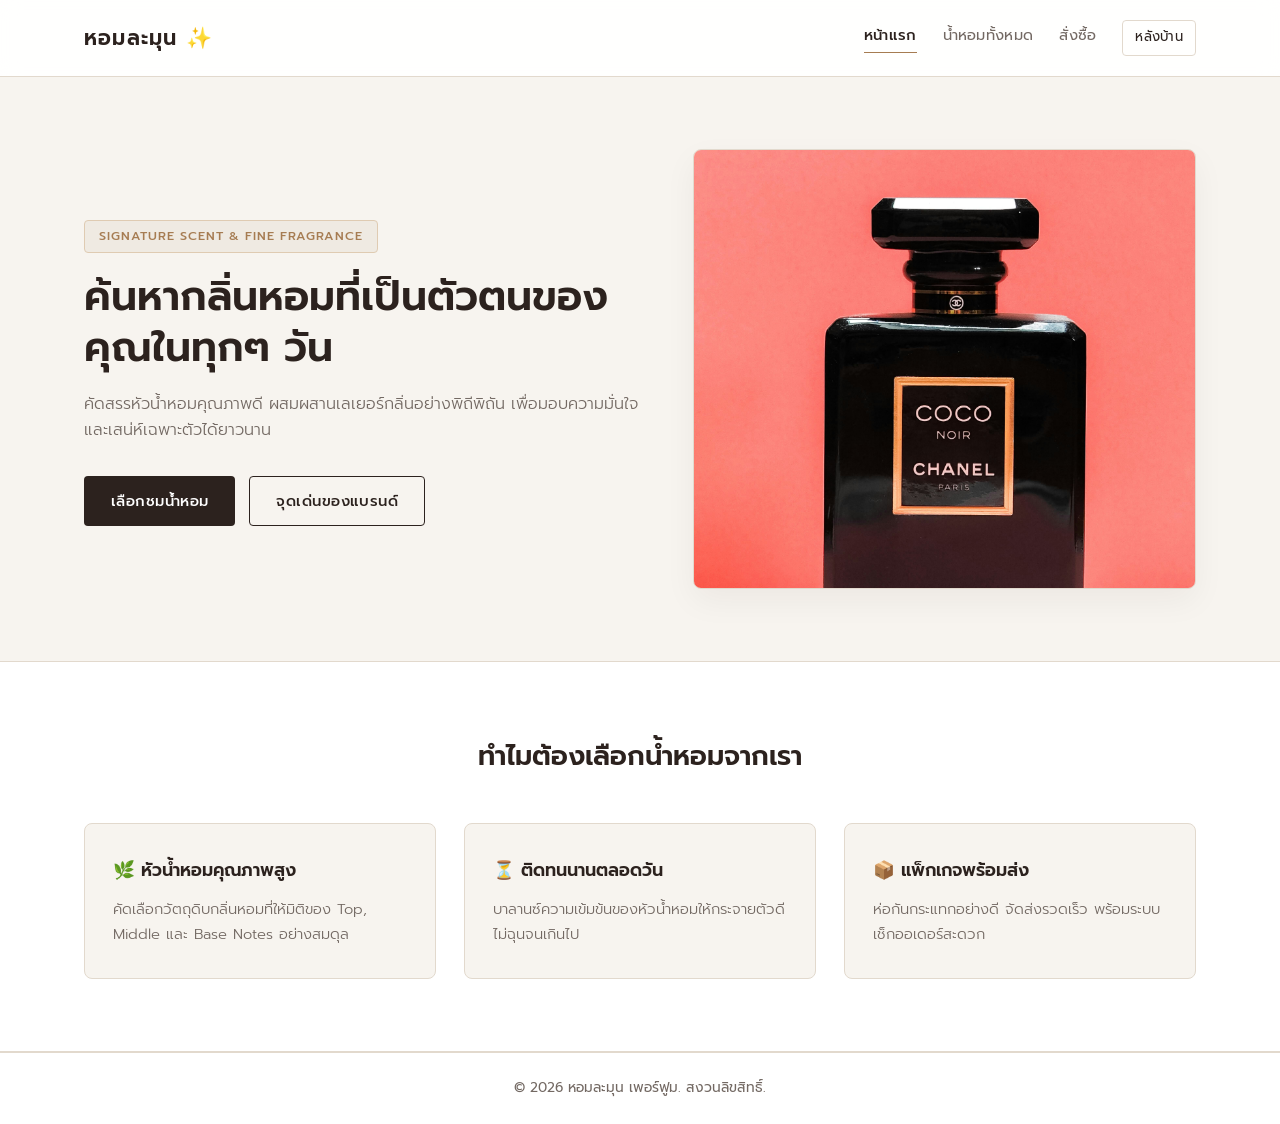
<file: index.html>
<!DOCTYPE html>
<html lang="th">
<head>
  <meta charset="UTF-8">
  <meta name="viewport" content="width=device-width, initial-scale=1.0">
  <title>หอมละมุน เพอร์ฟูม | ร้านน้ำหอมและกลิ่นหอมเฉพาะตัว</title>
  <link rel="stylesheet" href="style.css">
  <link href="https://fonts.googleapis.com/css2?family=Prompt:wght@300;400;500;600&display=swap" rel="stylesheet">
</head>
<body>
  <header class="navbar">
    <div class="container nav-content">
      <a href="index.html" class="logo">หอมละมุน ✨</a>
      <nav>
        <a href="index.html" class="active">หน้าแรก</a>
        <a href="product.html">น้ำหอมทั้งหมด</a>
        <a href="order.html">สั่งซื้อ</a>
        <a href="admin.html" class="admin-link">หลังบ้าน</a>
      </nav>
    </div>
  </header>

  <main>
    <section class="hero">
      <div class="container hero-grid">
        <div class="hero-text">
          <span class="badge">Signature Scent & Fine Fragrance</span>
          <h1>ค้นหากลิ่นหอมที่เป็นตัวตนของคุณในทุกๆ วัน</h1>
          <p>คัดสรรหัวน้ำหอมคุณภาพดี ผสมผสานเลเยอร์กลิ่นอย่างพิถีพิถัน เพื่อมอบความมั่นใจและเสน่ห์เฉพาะตัวได้ยาวนาน</p>
          <div class="hero-buttons">
            <a href="product.html" class="btn btn-primary">เลือกชมน้ำหอม</a>
            <a href="#scent-guide" class="btn btn-outline">จุดเด่นของแบรนด์</a>
          </div>
        </div>
        <div class="hero-image">
          <img src="images/perfume-banner.jpg" alt="ขวดน้ำหอมและบรรยากาศร้าน">
        </div>
      </div>
    </section>

    <section id="scent-guide" class="features">
      <div class="container">
        <h2 class="section-title">ทำไมต้องเลือกน้ำหอมจากเรา</h2>
        <div class="feature-grid">
          <div class="feature-card">
            <h3>🌿 หัวน้ำหอมคุณภาพสูง</h3>
            <p>คัดเลือกวัตถุดิบกลิ่นหอมที่ให้มิติของ Top, Middle และ Base Notes อย่างสมดุล</p>
          </div>
          <div class="feature-card">
            <h3>⏳ ติดทนนานตลอดวัน</h3>
            <p>บาลานซ์ความเข้มข้นของหัวน้ำหอมให้กระจายตัวดี ไม่ฉุนจนเกินไป</p>
          </div>
          <div class="feature-card">
            <h3>📦 แพ็กเกจพร้อมส่ง</h3>
            <p>ห่อกันกระแทกอย่างดี จัดส่งรวดเร็ว พร้อมระบบเช็กออเดอร์สะดวก</p>
          </div>
        </div>
      </div>
    </section>
  </main>

  <footer>
    <div class="container">
      <p>© 2026 หอมละมุน เพอร์ฟูม. สงวนลิขสิทธิ์.</p>
    </div>
  </footer>
</body>
</html>
</file>
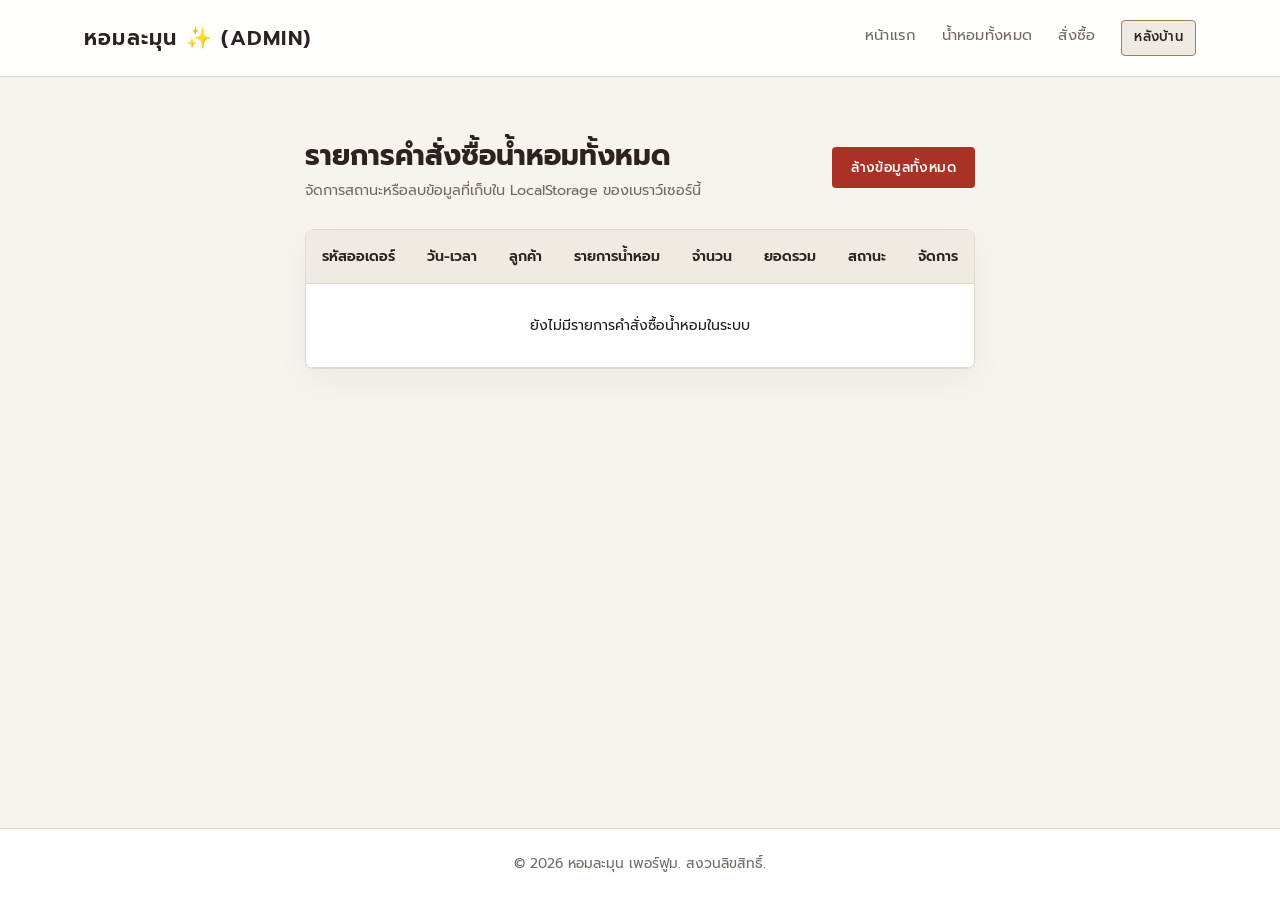
<file: admin.html>
<!DOCTYPE html>
<html lang="th">
<head>
  <meta charset="UTF-8">
  <meta name="viewport" content="width=device-width, initial-scale=1.0">
  <title>ระบบจัดการคำสั่งซื้อ | หอมละมุน เพอร์ฟูม</title>
  <link rel="stylesheet" href="style.css">
  <link href="https://fonts.googleapis.com/css2?family=Prompt:wght@300;400;500;600&display=swap" rel="stylesheet">
</head>
<body>
  <header class="navbar">
    <div class="container nav-content">
      <a href="index.html" class="logo">หอมละมุน ✨ (Admin)</a>
      <nav>
        <a href="index.html">หน้าแรก</a>
        <a href="product.html">น้ำหอมทั้งหมด</a>
        <a href="order.html">สั่งซื้อ</a>
        <a href="admin.html" class="active admin-link">หลังบ้าน</a>
      </nav>
    </div>
  </header>

  <main class="container page-section">
    <div class="admin-header">
      <div>
        <h1>รายการคำสั่งซื้อน้ำหอมทั้งหมด</h1>
        <p>จัดการสถานะหรือลบข้อมูลที่เก็บใน LocalStorage ของเบราว์เซอร์นี้</p>
      </div>
      <button id="clear-orders-btn" class="btn btn-danger">ล้างข้อมูลทั้งหมด</button>
    </div>

    <div class="table-responsive">
      <table class="order-table">
        <thead>
          <tr>
            <th>รหัสออเดอร์</th>
            <th>วัน-เวลา</th>
            <th>ลูกค้า</th>
            <th>รายการน้ำหอม</th>
            <th>จำนวน</th>
            <th>ยอดรวม</th>
            <th>สถานะ</th>
            <th>จัดการ</th>
          </tr>
        </thead>
        <tbody id="admin-order-list"></tbody>
      </table>
    </div>
  </main>

  <footer>
    <div class="container">
      <p>© 2026 หอมละมุน เพอร์ฟูม. สงวนลิขสิทธิ์.</p>
    </div>
  </footer>

  <script src="script.js"></script>
</body>
</html>
</file>
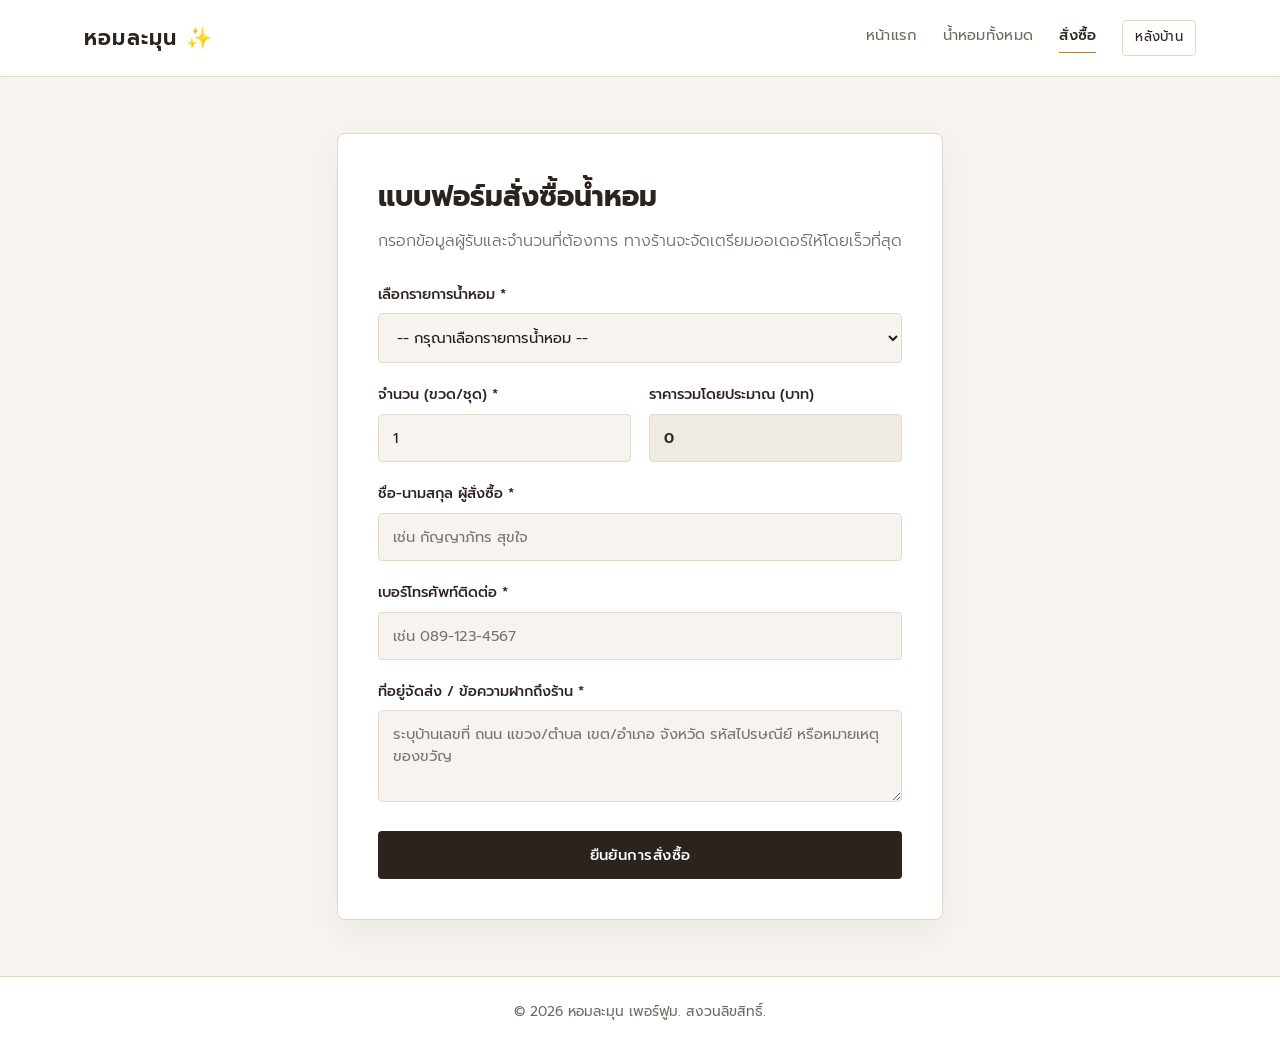
<file: order.html>
<!DOCTYPE html>
<html lang="th">
<head>
  <meta charset="UTF-8">
  <meta name="viewport" content="width=device-width, initial-scale=1.0">
  <title>สั่งซื้อน้ำหอม | หอมละมุน เพอร์ฟูม</title>
  <link rel="stylesheet" href="style.css">
  <link href="https://fonts.googleapis.com/css2?family=Prompt:wght@300;400;500;600&display=swap" rel="stylesheet">
</head>
<body>
  <header class="navbar">
    <div class="container nav-content">
      <a href="index.html" class="logo">หอมละมุน ✨</a>
      <nav>
        <a href="index.html">หน้าแรก</a>
        <a href="product.html">น้ำหอมทั้งหมด</a>
        <a href="order.html" class="active">สั่งซื้อ</a>
        <a href="admin.html" class="admin-link">หลังบ้าน</a>
      </nav>
    </div>
  </header>

  <main class="container page-section">
    <div class="form-wrapper">
      <h1>แบบฟอร์มสั่งซื้อน้ำหอม</h1>
      <p>กรอกข้อมูลผู้รับและจำนวนที่ต้องการ ทางร้านจะจัดเตรียมออเดอร์ให้โดยเร็วที่สุด</p>

      <form id="order-form" class="styled-form">
        <div class="form-group">
          <label for="product-select">เลือกรายการน้ำหอม *</label>
          <select id="product-select" required>
            <option value="">-- กำลังโหลดรายการ --</option>
          </select>
        </div>

        <div class="form-row">
          <div class="form-group">
            <label for="quantity">จำนวน (ขวด/ชุด) *</label>
            <input type="number" id="quantity" min="1" value="1" required>
          </div>
          <div class="form-group">
            <label for="total-price">ราคารวมโดยประมาณ (บาท)</label>
            <input type="text" id="total-price" readonly value="0">
          </div>
        </div>

        <div class="form-group">
          <label for="customer-name">ชื่อ-นามสกุล ผู้สั่งซื้อ *</label>
          <input type="text" id="customer-name" placeholder="เช่น กัญญาภัทร สุขใจ" required>
        </div>

        <div class="form-group">
          <label for="customer-phone">เบอร์โทรศัพท์ติดต่อ *</label>
          <input type="tel" id="customer-phone" placeholder="เช่น 089-123-4567" required>
        </div>

        <div class="form-group">
          <label for="customer-address">ที่อยู่จัดส่ง / ข้อความฝากถึงร้าน *</label>
          <textarea id="customer-address" rows="3" placeholder="ระบุบ้านเลขที่ ถนน แขวง/ตำบล เขต/อำเภอ จังหวัด รหัสไปรษณีย์ หรือหมายเหตุของขวัญ" required></textarea>
        </div>

        <button type="submit" class="btn btn-primary btn-block">ยืนยันการสั่งซื้อ</button>
      </form>
    </div>
  </main>

  <footer>
    <div class="container">
      <p>© 2026 หอมละมุน เพอร์ฟูม. สงวนลิขสิทธิ์.</p>
    </div>
  </footer>

  <script src="script.js"></script>
</body>
</html>
</file>
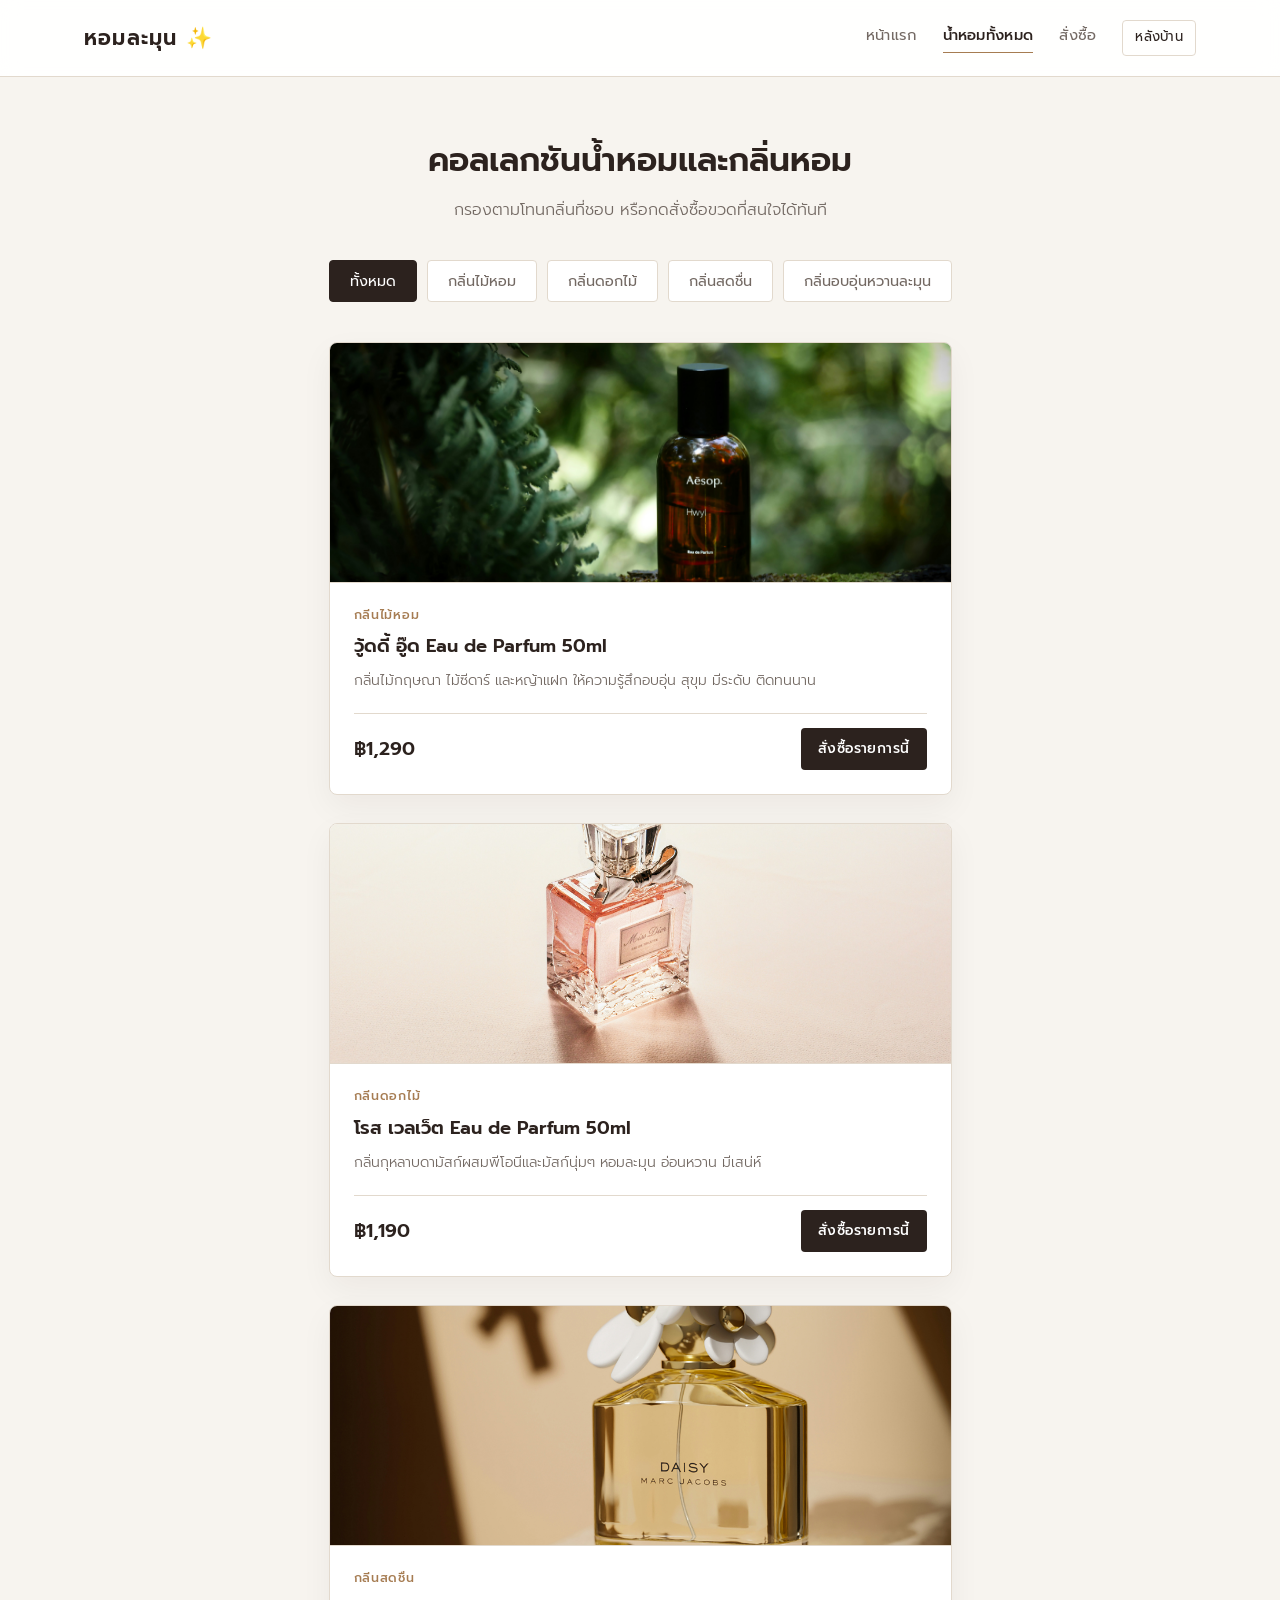
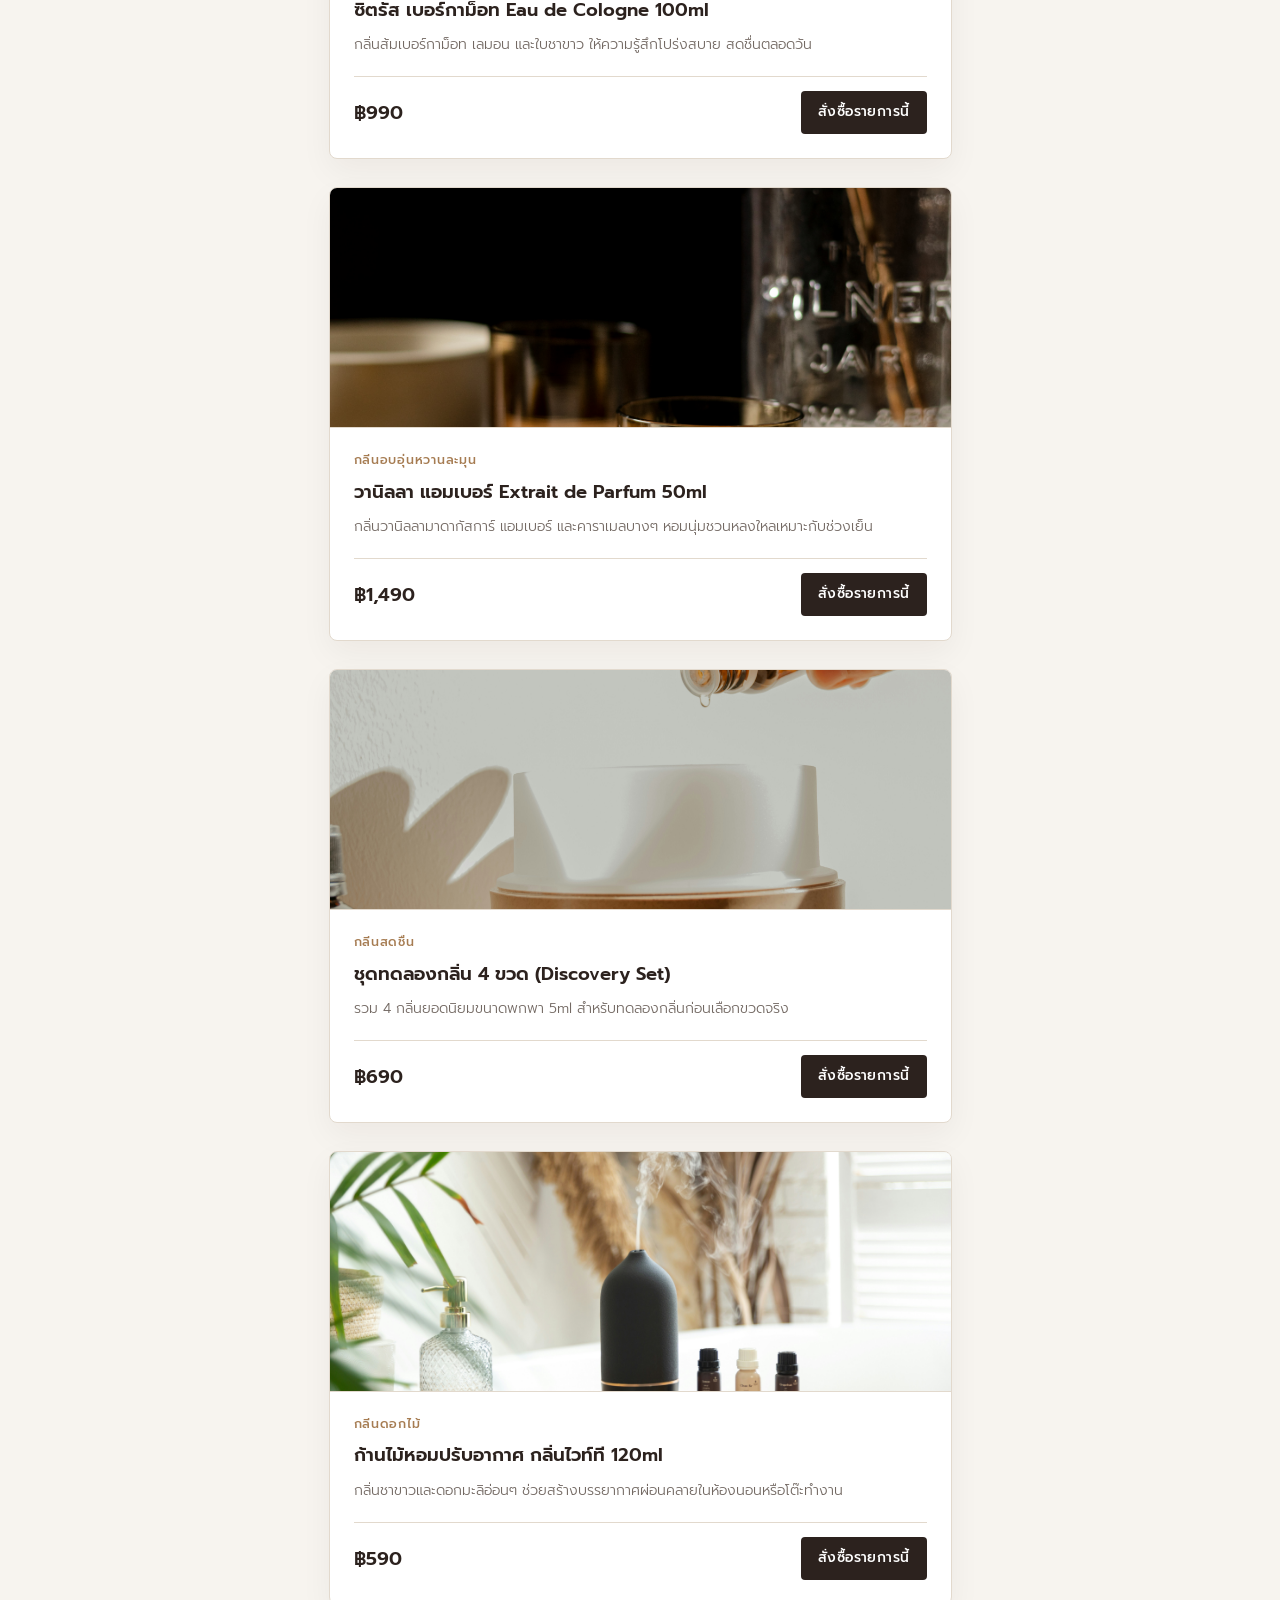
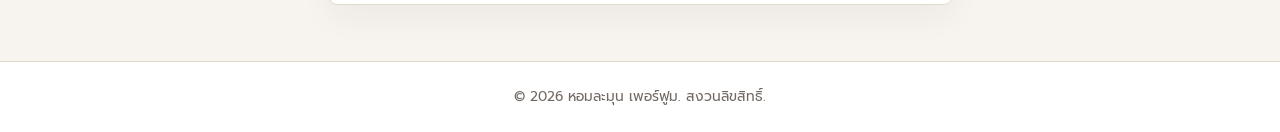
<file: product.html>
<!DOCTYPE html>
<html lang="th">
<head>
  <meta charset="UTF-8">
  <meta name="viewport" content="width=device-width, initial-scale=1.0">
  <title>น้ำหอมทั้งหมด | หอมละมุน เพอร์ฟูม</title>
  <link rel="stylesheet" href="style.css">
  <link href="https://fonts.googleapis.com/css2?family=Prompt:wght@300;400;500;600&display=swap" rel="stylesheet">
</head>
<body>
  <header class="navbar">
    <div class="container nav-content">
      <a href="index.html" class="logo">หอมละมุน ✨</a>
      <nav>
        <a href="index.html">หน้าแรก</a>
        <a href="product.html" class="active">น้ำหอมทั้งหมด</a>
        <a href="order.html">สั่งซื้อ</a>
        <a href="admin.html" class="admin-link">หลังบ้าน</a>
      </nav>
    </div>
  </header>

  <main class="container page-section">
    <div class="page-header">
      <h1>คอลเลกชันน้ำหอมและกลิ่นหอม</h1>
      <p>กรองตามโทนกลิ่นที่ชอบ หรือกดสั่งซื้อขวดที่สนใจได้ทันที</p>
    </div>

    <div class="filter-buttons" id="filter-container">
      <button class="filter-btn active" data-category="all">ทั้งหมด</button>
      <button class="filter-btn" data-category="woody">กลิ่นไม้หอม</button>
      <button class="filter-btn" data-category="floral">กลิ่นดอกไม้</button>
      <button class="filter-btn" data-category="fresh">กลิ่นสดชื่น</button>
      <button class="filter-btn" data-category="sweet">กลิ่นอบอุ่นหวานละมุน</button>
    </div>

    <div class="product-grid" id="product-list">
      <p class="loading-text">กำลังโหลดรายการน้ำหอม...</p>
    </div>
  </main>

  <footer>
    <div class="container">
      <p>© 2026 หอมละมุน เพอร์ฟูม. สงวนลิขสิทธิ์.</p>
    </div>
  </footer>

  <script src="script.js"></script>
</body>
</html>
</file>
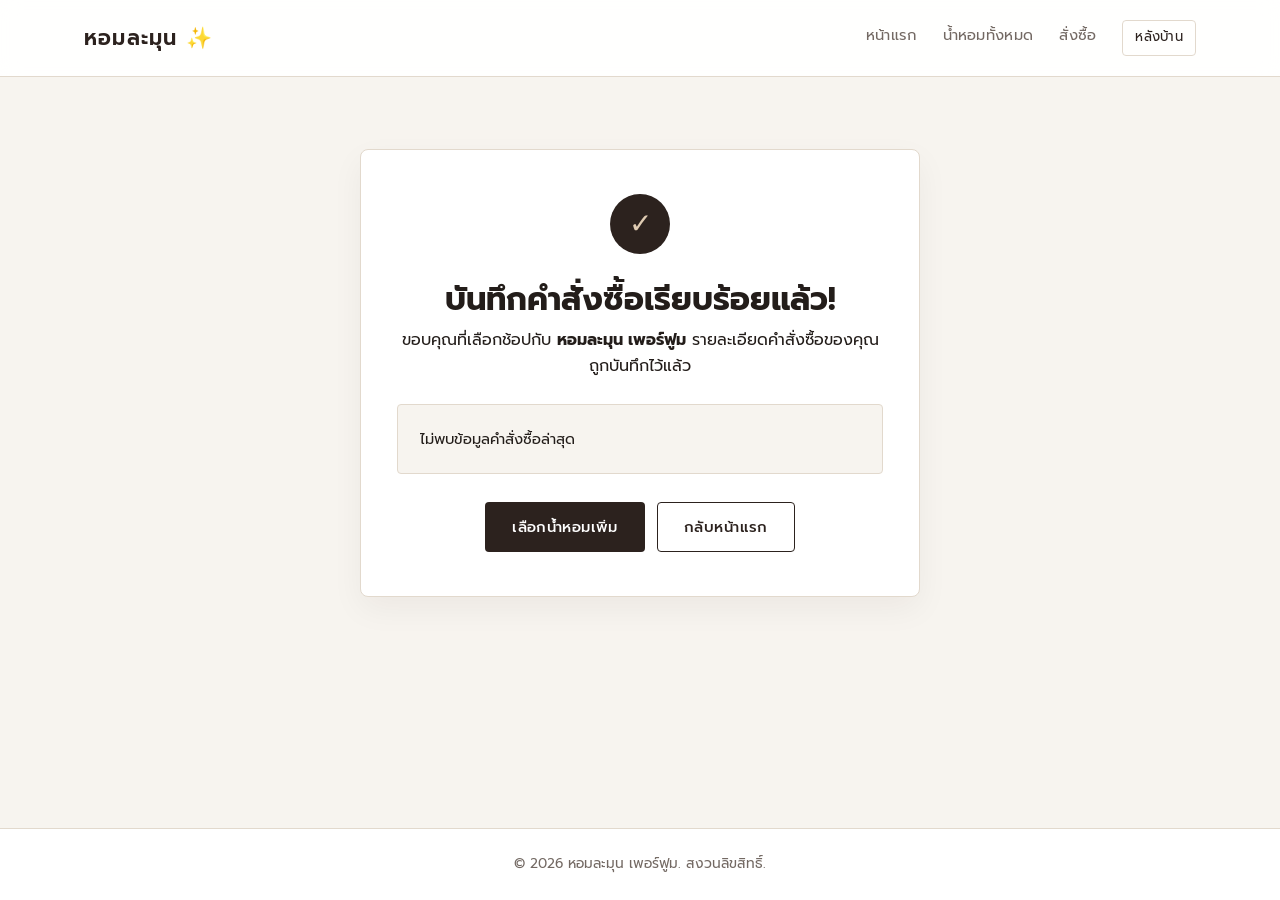
<file: thankyou.html>
<!DOCTYPE html>
<html lang="th">
<head>
  <meta charset="UTF-8">
  <meta name="viewport" content="width=device-width, initial-scale=1.0">
  <title>ขอบคุณสำหรับคำสั่งซื้อ | หอมละมุน เพอร์ฟูม</title>
  <link rel="stylesheet" href="style.css">
  <link href="https://fonts.googleapis.com/css2?family=Prompt:wght@300;400;500;600&display=swap" rel="stylesheet">
</head>
<body>
  <header class="navbar">
    <div class="container nav-content">
      <a href="index.html" class="logo">หอมละมุน ✨</a>
      <nav>
        <a href="index.html">หน้าแรก</a>
        <a href="product.html">น้ำหอมทั้งหมด</a>
        <a href="order.html">สั่งซื้อ</a>
        <a href="admin.html" class="admin-link">หลังบ้าน</a>
      </nav>
    </div>
  </header>

  <main class="container page-section">
    <div class="thankyou-card">
      <div class="success-icon">✓</div>
      <h1>บันทึกคำสั่งซื้อเรียบร้อยแล้ว!</h1>
      <p>ขอบคุณที่เลือกช้อปกับ <strong>หอมละมุน เพอร์ฟูม</strong> รายละเอียดคำสั่งซื้อของคุณถูกบันทึกไว้แล้ว</p>

      <div class="order-summary-box" id="last-order-summary"></div>

      <div class="thankyou-actions">
        <a href="product.html" class="btn btn-primary">เลือกน้ำหอมเพิ่ม</a>
        <a href="index.html" class="btn btn-outline">กลับหน้าแรก</a>
      </div>
    </div>
  </main>

  <footer>
    <div class="container">
      <p>© 2026 หอมละมุน เพอร์ฟูม. สงวนลิขสิทธิ์.</p>
    </div>
  </footer>

  <script src="script.js"></script>
</body>
</html>
</file>
<file: style.css>
:root {
  --bg-color: #F7F4EF;
  --surface-color: #FFFFFF;
  --surface-soft: #EFEAE2;
  --primary-color: #2C221E;
  --primary-hover: #181210;
  --accent-color: #A67C52;
  --accent-light: #DFCBB2;
  --text-main: #231D1A;
  --text-muted: #736963;
  --border-color: #E2D9CD;
  --danger-color: #A93226;
  --success-color: #276749;
  --radius-sm: 4px;
  --radius-md: 8px;
  --shadow-soft: 0 12px 32px rgba(35, 29, 26, 0.05);
  --shadow-hover: 0 18px 40px rgba(35, 29, 26, 0.09);
}

* {
  box-sizing: border-box;
  margin: 0;
  padding: 0;
}

body {
  font-family: 'Prompt', sans-serif;
  background-color: var(--bg-color);
  color: var(--text-main);
  line-height: 1.65;
  display: flex;
  flex-direction: column;
  min-height: 100vh;
}

main {
  flex: 1;
}

.container {
  max-width: 1160px;
  margin: 0 auto;
  padding: 0 24px;
}

/* Navbar - Editorial Style */
.navbar {
  background-color: rgba(255, 255, 255, 0.92);
  backdrop-filter: blur(10px);
  border-bottom: 1px solid var(--border-color);
  position: sticky;
  top: 0;
  z-index: 100;
}

.nav-content {
  display: flex;
  justify-content: space-between;
  align-items: center;
  height: 76px;
}

.logo {
  font-size: 1.3rem;
  font-weight: 600;
  letter-spacing: 0.06em;
  color: var(--primary-color);
  text-decoration: none;
  text-transform: uppercase;
}

nav {
  display: flex;
  gap: 26px;
  align-items: center;
}

nav a {
  text-decoration: none;
  color: var(--text-muted);
  font-weight: 400;
  font-size: 0.92rem;
  letter-spacing: 0.02em;
  padding-bottom: 4px;
  border-bottom: 1.5px solid transparent;
  transition: all 0.25s ease;
}

nav a:hover,
nav a.active {
  color: var(--primary-color);
  font-weight: 500;
  border-bottom-color: var(--accent-color);
}

nav a.admin-link {
  font-size: 0.82rem;
  padding: 6px 12px;
  border: 1px solid var(--border-color);
  border-radius: var(--radius-sm);
  color: var(--primary-color);
}

nav a.admin-link:hover,
nav a.admin-link.active {
  background-color: var(--surface-soft);
  border-color: var(--accent-color);
}

/* Buttons */
.btn {
  display: inline-block;
  padding: 12px 26px;
  border-radius: var(--radius-sm);
  font-family: 'Prompt', sans-serif;
  font-weight: 500;
  font-size: 0.92rem;
  letter-spacing: 0.03em;
  text-decoration: none;
  cursor: pointer;
  border: 1px solid transparent;
  transition: all 0.25s ease;
  text-align: center;
}

.btn-primary {
  background-color: var(--primary-color);
  color: #FFFFFF;
}

.btn-primary:hover {
  background-color: var(--primary-hover);
  transform: translateY(-1px);
}

.btn-outline {
  background-color: transparent;
  color: var(--primary-color);
  border-color: var(--primary-color);
}

.btn-outline:hover {
  background-color: var(--surface-soft);
}

.btn-danger {
  background-color: var(--danger-color);
  color: #FFFFFF;
  padding: 9px 18px;
  font-size: 0.85rem;
}

.btn-danger:hover {
  opacity: 0.92;
}

.btn-block {
  width: 100%;
}

/* Hero Section */
.hero {
  padding: 72px 0 64px;
}

.hero-grid {
  display: grid;
  grid-template-columns: 1.05fr 0.95fr;
  gap: 52px;
  align-items: center;
}

.badge {
  display: inline-block;
  background-color: var(--surface-soft);
  color: var(--accent-color);
  border: 1px solid var(--accent-light);
  padding: 5px 14px;
  border-radius: var(--radius-sm);
  font-size: 0.78rem;
  font-weight: 500;
  letter-spacing: 0.08em;
  text-transform: uppercase;
  margin-bottom: 18px;
}

.hero-text h1 {
  font-size: 2.55rem;
  font-weight: 600;
  line-height: 1.25;
  color: var(--primary-color);
  margin-bottom: 18px;
}

.hero-text p {
  color: var(--text-muted);
  margin-bottom: 32px;
  font-size: 1rem;
  font-weight: 300;
}

.hero-buttons {
  display: flex;
  gap: 14px;
  flex-wrap: wrap;
}

.hero-image img {
  width: 100%;
  height: 440px;
  object-fit: cover;
  border-radius: var(--radius-md);
  box-shadow: var(--shadow-soft);
  border: 1px solid var(--border-color);
  background-color: var(--surface-soft);
}

/* Features Section */
.features {
  padding: 72px 0;
  background-color: var(--surface-color);
  border-top: 1px solid var(--border-color);
  border-bottom: 1px solid var(--border-color);
}

.section-title {
  text-align: center;
  margin-bottom: 44px;
  font-size: 1.7rem;
  font-weight: 600;
  color: var(--primary-color);
}

.feature-grid {
  display: grid;
  grid-template-columns: repeat(3, 1fr);
  gap: 28px;
}

.feature-card {
  background-color: var(--bg-color);
  padding: 32px 28px;
  border-radius: var(--radius-md);
  border: 1px solid var(--border-color);
  transition: transform 0.25s ease, box-shadow 0.25s ease;
}

.feature-card:hover {
  transform: translateY(-3px);
  box-shadow: var(--shadow-soft);
}

.feature-card h3 {
  margin-bottom: 12px;
  font-size: 1.1rem;
  font-weight: 600;
  color: var(--primary-color);
}

.feature-card p {
  color: var(--text-muted);
  font-size: 0.92rem;
  font-weight: 300;
}

/* Catalog / Products Page */
.page-section {
  padding: 56px 24px;
}

.page-header {
  text-align: center;
  max-width: 640px;
  margin: 0 auto 36px;
}

.page-header h1 {
  font-size: 2.05rem;
  font-weight: 600;
  color: var(--primary-color);
  margin-bottom: 10px;
}

.page-header p {
  color: var(--text-muted);
  font-weight: 300;
}

.filter-buttons {
  display: flex;
  justify-content: center;
  flex-wrap: wrap;
  gap: 10px;
  margin-bottom: 40px;
}

.filter-btn {
  padding: 9px 20px;
  border-radius: var(--radius-sm);
  border: 1px solid var(--border-color);
  background-color: var(--surface-color);
  color: var(--text-muted);
  font-family: 'Prompt', sans-serif;
  font-size: 0.9rem;
  cursor: pointer;
  transition: all 0.2s ease;
}

.filter-btn:hover {
  border-color: var(--accent-color);
  color: var(--primary-color);
}

.filter-btn.active {
  background-color: var(--primary-color);
  color: #FFFFFF;
  border-color: var(--primary-color);
}

.product-grid {
  display: grid;
  grid-template-columns: repeat(auto-fill, minmax(310px, 1fr));
  gap: 28px;
}

.product-card {
  background-color: var(--surface-color);
  border-radius: var(--radius-md);
  overflow: hidden;
  border: 1px solid var(--border-color);
  box-shadow: var(--shadow-soft);
  display: flex;
  flex-direction: column;
  transition: transform 0.25s ease, box-shadow 0.25s ease;
}

.product-card:hover {
  transform: translateY(-4px);
  box-shadow: var(--shadow-hover);
}

.product-card img {
  width: 100%;
  height: 240px;
  object-fit: cover;
  background-color: var(--surface-soft);
  border-bottom: 1px solid var(--border-color);
}

.product-info {
  padding: 22px 24px 24px;
  display: flex;
  flex-direction: column;
  flex: 1;
}

.product-category {
  font-size: 0.78rem;
  color: var(--accent-color);
  font-weight: 500;
  letter-spacing: 0.06em;
  text-transform: uppercase;
  margin-bottom: 6px;
}

.product-info h3 {
  font-size: 1.15rem;
  font-weight: 600;
  color: var(--primary-color);
  margin-bottom: 8px;
}

.product-desc {
  color: var(--text-muted);
  font-size: 0.88rem;
  font-weight: 300;
  margin-bottom: 20px;
  flex: 1;
}

.product-footer {
  display: flex;
  justify-content: space-between;
  align-items: center;
  gap: 12px;
  padding-top: 14px;
  border-top: 1px solid var(--border-color);
}

.product-price {
  font-size: 1.18rem;
  font-weight: 600;
  color: var(--primary-color);
}

.product-footer .btn {
  padding: 9px 16px;
  font-size: 0.86rem;
}

/* Order Form */
.form-wrapper {
  max-width: 620px;
  margin: 0 auto;
  background-color: var(--surface-color);
  padding: 40px;
  border-radius: var(--radius-md);
  border: 1px solid var(--border-color);
  box-shadow: var(--shadow-soft);
}

.form-wrapper h1 {
  font-size: 1.75rem;
  color: var(--primary-color);
  margin-bottom: 8px;
}

.form-wrapper > p {
  color: var(--text-muted);
  font-weight: 300;
  margin-bottom: 28px;
}

.form-group {
  margin-bottom: 20px;
}

.form-row {
  display: grid;
  grid-template-columns: 1fr 1fr;
  gap: 18px;
}

label {
  display: block;
  margin-bottom: 7px;
  font-weight: 500;
  font-size: 0.9rem;
  color: var(--primary-color);
}

input,
select,
textarea {
  width: 100%;
  padding: 12px 14px;
  border: 1px solid var(--border-color);
  border-radius: var(--radius-sm);
  font-family: 'Prompt', sans-serif;
  font-size: 0.92rem;
  color: var(--text-main);
  background-color: var(--bg-color);
  transition: border-color 0.2s ease, background-color 0.2s ease;
}

input:focus,
select:focus,
textarea:focus {
  outline: none;
  border-color: var(--accent-color);
  background-color: #FFFFFF;
}

input[readonly] {
  background-color: var(--surface-soft);
  font-weight: 600;
  color: var(--primary-color);
}

/* Thank You Card */
.thankyou-card {
  max-width: 560px;
  margin: 16px auto;
  background-color: var(--surface-color);
  padding: 44px 36px;
  border-radius: var(--radius-md);
  text-align: center;
  border: 1px solid var(--border-color);
  box-shadow: var(--shadow-soft);
}

.success-icon {
  width: 60px;
  height: 60px;
  background-color: var(--primary-color);
  color: var(--accent-light);
  border-radius: 50%;
  display: flex;
  align-items: center;
  justify-content: center;
  font-size: 1.75rem;
  margin: 0 auto 20px;
}

.order-summary-box {
  background-color: var(--bg-color);
  padding: 22px;
  border-radius: var(--radius-sm);
  margin: 24px 0 28px;
  text-align: left;
  border: 1px solid var(--border-color);
  font-size: 0.92rem;
}

.order-summary-box p + p {
  margin-top: 6px;
}

.thankyou-actions {
  display: flex;
  gap: 12px;
  justify-content: center;
  flex-wrap: wrap;
}

/* Admin Table */
.admin-header {
  display: flex;
  justify-content: space-between;
  align-items: center;
  margin-bottom: 26px;
  flex-wrap: wrap;
  gap: 16px;
}

.admin-header h1 {
  font-size: 1.75rem;
  color: var(--primary-color);
}

.admin-header p {
  color: var(--text-muted);
  font-size: 0.9rem;
}

.table-responsive {
  overflow-x: auto;
  background-color: var(--surface-color);
  border-radius: var(--radius-md);
  border: 1px solid var(--border-color);
  box-shadow: var(--shadow-soft);
}

.order-table {
  width: 100%;
  border-collapse: collapse;
  text-align: left;
  font-size: 0.88rem;
}

.order-table th,
.order-table td {
  padding: 15px 16px;
  border-bottom: 1px solid var(--border-color);
  vertical-align: top;
}

.order-table th {
  background-color: var(--surface-soft);
  font-weight: 600;
  color: var(--primary-color);
}

.status-badge {
  display: inline-block;
  padding: 4px 10px;
  border-radius: 4px;
  font-size: 0.78rem;
  font-weight: 500;
}

.status-pending {
  background-color: #FDF3E3;
  color: #8A5A14;
  border: 1px solid #EED4A4;
}

.status-completed {
  background-color: #E8F5EE;
  color: var(--success-color);
  border: 1px solid #B7DEC8;
}

.action-btn {
  padding: 5px 10px;
  font-size: 0.78rem;
  font-family: 'Prompt', sans-serif;
  border-radius: var(--radius-sm);
  border: 1px solid var(--border-color);
  background: var(--bg-color);
  color: var(--text-main);
  cursor: pointer;
  margin-right: 4px;
  transition: background-color 0.2s ease;
}

.action-btn:hover {
  background-color: var(--surface-soft);
}

/* Footer */
footer {
  background-color: var(--surface-color);
  border-top: 1px solid var(--border-color);
  padding: 24px 0;
  text-align: center;
  color: var(--text-muted);
  font-size: 0.86rem;
  margin-top: auto;
}

@media (max-width: 820px) {
  .hero-grid,
  .feature-grid,
  .form-row {
    grid-template-columns: 1fr;
  }
  .hero-text h1 {
    font-size: 2rem;
  }
  .hero-image img {
    height: 300px;
  }
  .nav-content {
    flex-direction: column;
    height: auto;
    padding: 14px 0;
    gap: 10px;
  }
  nav {
    flex-wrap: wrap;
    justify-content: center;
    gap: 14px;
  }
  .form-wrapper {
    padding: 26px 20px;
  }
}
</file>
